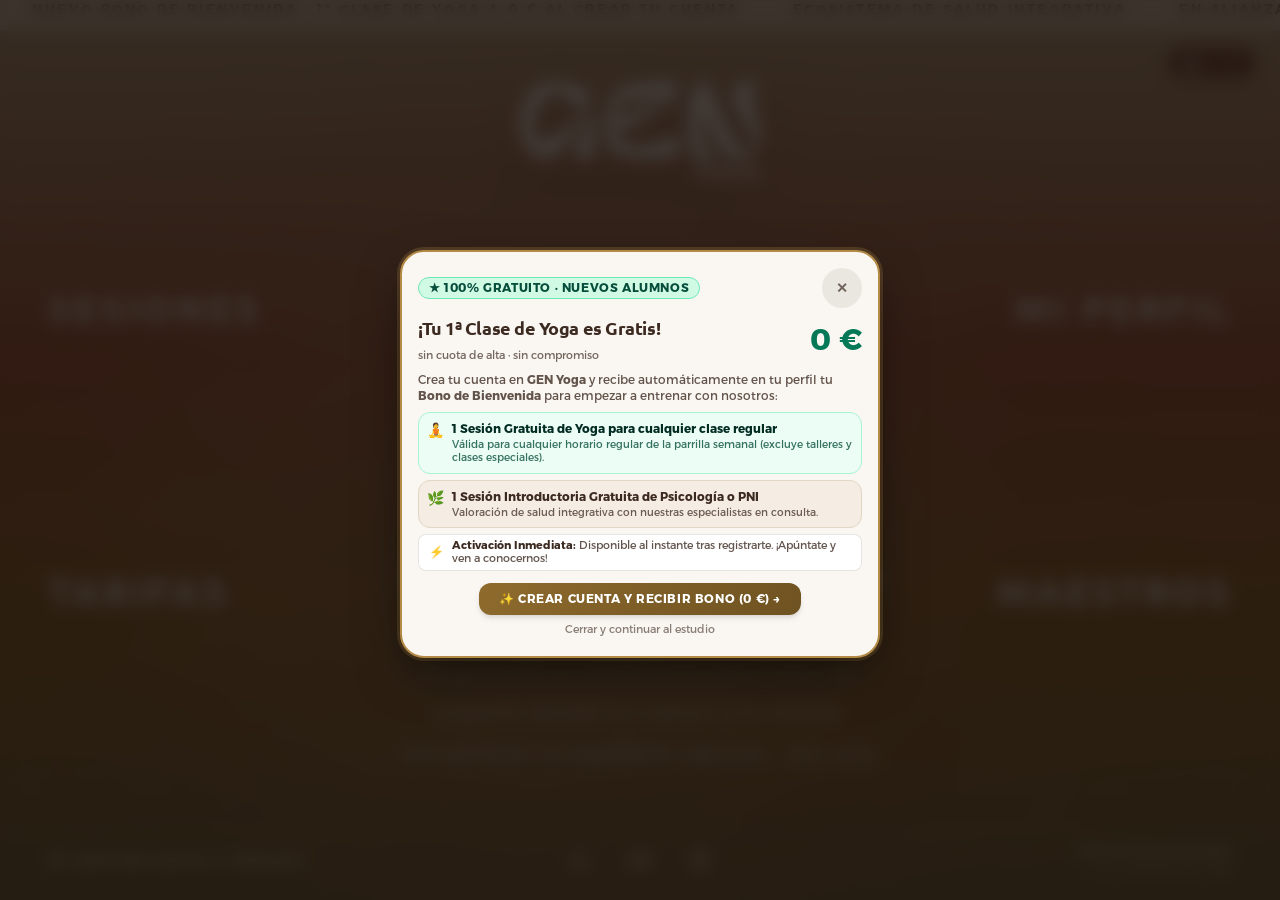
<file: index.html>
<!doctype html>
<html lang="es">

<head>
    <meta charset="UTF-8" />
    <meta name="viewport" content="width=device-width, initial-scale=1.0, viewport-fit=cover" />
    <meta name="application-version" content="15.1" />
    <meta name="description"
        content="GEN Yoga en Albacete: clases de yoga, bienestar integral y consultas guiadas por profesionales." />
    <link rel="icon" type="image/png" sizes="64x64" href="img/favicon-64.png?v=15.1" />
    <link rel="apple-touch-icon" sizes="180x180" href="img/apple-touch-icon.png?v=15.1" />
    <title>GEN Yoga | Studio</title>

    <!-- SEO, tarjetas sociales y sugerencias de rendimiento -->
    <link rel="canonical" href="https://genyoga.studio/" />
    <meta name="theme-color" content="#E1DACA" />
    <meta name="robots" content="index,follow" />
    <meta name="referrer" content="strict-origin-when-cross-origin" />
    <link rel="dns-prefetch" href="https://www.youtube-nocookie.com" />
    <meta property="og:type" content="website" />
    <meta property="og:site_name" content="GEN Yoga" />
    <meta property="og:locale" content="es_ES" />
    <meta property="og:url" content="https://genyoga.studio/" />
    <meta property="og:title" content="GEN Yoga | Studio de yoga y bienestar en Albacete" />
    <meta property="og:description" content="Clases de yoga, bienestar integral y consultas guiadas por profesionales en Albacete." />
    <meta property="og:image" content="https://genyoga.studio/img/clases-para-todos.jpg" />
    <meta name="twitter:card" content="summary_large_image" />
    <meta name="twitter:title" content="GEN Yoga | Studio de yoga y bienestar en Albacete" />
    <meta name="twitter:description" content="Clases de yoga, bienestar integral y consultas guiadas por profesionales en Albacete." />
    <meta name="twitter:image" content="https://genyoga.studio/img/clases-para-todos.jpg" />

    <script src="i18n.js?v=15.1"></script>
    <script src="capacitor-bridge.js?v=15.1" defer></script>
    <link rel="preload" as="image" href="img/logo1.webp" fetchpriority="high" />

    <link rel="stylesheet" href="tailwind-compiled.css?v=15.1" />

    <style>
        @media (max-height: 820px) {
            .hide-on-short {
                display: none !important;
            }
        }

        /* Marquesina superior personalizada según captura de pantalla */
        .custom-marquee-bg {
            background-color: #E1DACA !important;
            border-bottom: 1px solid rgba(118, 108, 80, 0.15) !important;
        }

        .custom-marquee-text {
            color: #766c50 !important;
        }

        .custom-marquee-font {
            font-size: 11px !important;
        }

        @media (min-width: 768px) {
            .custom-marquee-font {
                font-size: 13px !important;
            }
        }

        /* Ajuste del contenido central para alineación vertical perfecta y separación del footer (mínimo 2 cm) */
        #desktop-central-content {
            padding-bottom: 5.5rem !important;
        }

        /* Efecto hover super llamativo para las 4 palabras de navegación lateral */
        .group:hover .nav-link-strike {
            transform: scale(1.45) !important;
        }

        /* Prevenir desbordamiento de las palabras de navegación lateral al escalar hacia los bordes */
        #desktop-left-nav .nav-link-strike {
            transform-origin: left center !important;
        }

        #desktop-right-nav .nav-link-strike {
            transform-origin: right center !important;
        }

        /* Dimensiones estables y proporcionadas para el logotipo */
        #logo-img {
            height: clamp(105px, 15vh, 160px) !important;
            max-height: 170px !important;
            width: auto !important;
        }

        @media (min-width: 768px) {
            #logo-img {
                height: clamp(135px, 19vh, 215px) !important;
                max-height: 230px !important;
            }
        }

        /* Estilos Flash Modal Bienvenida (100% Sólido, Opaco y Responsive) */
        #flash-welcome-modal {
            background-color: rgba(22, 14, 9, 0.82) !important;
            backdrop-filter: blur(8px);
            -webkit-backdrop-filter: blur(8px);
            z-index: 9999 !important;
        }

        #flash-welcome-card {
            background-color: #FAF7F2 !important;
            background: #FAF7F2 !important;
            opacity: 1 !important;
            border: 2px solid #b48a47 !important;
            box-shadow: 0 20px 50px -10px rgba(0, 0, 0, 0.6), 0 0 0 3px rgba(180, 138, 71, 0.25) !important;
            max-width: 480px !important;
            width: 100% !important;
            max-height: min(90vh, 90dvh) !important;
            box-sizing: border-box !important;
            margin: auto !important;
        }

        #flash-welcome-card::-webkit-scrollbar {
            width: 5px;
        }
        #flash-welcome-card::-webkit-scrollbar-track {
            background: transparent;
        }
        #flash-welcome-card::-webkit-scrollbar-thumb {
            background: rgba(180, 138, 71, 0.4);
            border-radius: 9999px;
        }

        .flash-badge-free {
            background-color: #D1FAE5 !important;
            background: #D1FAE5 !important;
            color: #064E3B !important;
            border: 1px solid #6EE7B7 !important;
        }

        .flash-benefit-yoga {
            background-color: #ECFDF5 !important;
            background: #ECFDF5 !important;
            border: 1px solid #A7F3D0 !important;
        }

        .flash-benefit-consultas {
            background-color: #F5EDE3 !important;
            background: #F5EDE3 !important;
            border: 1px solid #E2D5C3 !important;
        }

        .flash-benefit-inmediata {
            background-color: #FFFFFF !important;
            background: #FFFFFF !important;
            border: 1px solid rgba(60, 42, 33, 0.15) !important;
        }
    </style>
</head>

<body
    class="subpixel-antialiased min-h-screen w-screen overflow-x-hidden relative selection:bg-sand selection:text-cocoa font-sans lg:h-screen lg:overflow-hidden">
    <!-- Background Gradient: Inspired by user image (Terracotta, Gold, Olive) -->
    <div class="fixed inset-0 z-0 bg-[linear-gradient(to_bottom,_#C3B89A_0%,_#AB593D_40%,_#8F6B2D_70%,_#6A6540_100%)]">
    </div>

    <!-- Inner Glow/Highlight to mimic the center spotlight effect -->
    <div
        class="fixed inset-0 z-0 bg-[radial-gradient(circle_at_center,rgba(255,255,255,0.15)_0%,transparent_50%)] pointer-events-none">
    </div>

    <!-- Ambient background shapes (ZEN & FRESH) -->
    <div id="parallax-bg"
        class="fixed inset-0 z-0 pointer-events-none overflow-hidden transition-transform duration-1000 ease-out">
        <div class="ambient-shape shape-1"></div>
        <div class="ambient-shape shape-2"></div>
        <div class="ambient-shape shape-3"></div>
        <div class="ambient-shape shape-4"></div>
    </div>

    <!-- Main Content Container: Flex Column for safe stacking -->
    <div
        class="relative z-10 w-full min-h-screen flex flex-col items-center justify-center lg:justify-between pb-2 md:pb-4 overflow-y-auto lg:h-screen lg:overflow-hidden">
        <!-- Marquee Banner Superior con protección Notch Safe-Area -->
        <div
            style="padding-top: max(env(safe-area-inset-top, 0px), 0px);"
            class="flex w-full relative flex-shrink-0 z-60 custom-marquee-bg py-1.5 md:py-2.5 overflow-hidden items-center shadow-sm">
            <div class="animate-marquee whitespace-nowrap flex items-center custom-marquee-text pointer-events-none">
                <span class="custom-marquee-font tracking-[0.2em] font-bold mx-8 uppercase drop-shadow-sm"
                    data-i18n="marquee_text">NUEVO BONO DE BIENVENIDA · 1ª CLASE DE YOGA A 0 € AL CREAR TU CUENTA &nbsp;&nbsp;&nbsp;&nbsp;&nbsp;&nbsp; ECOSISTEMA DE SALUD INTEGRATIVA &nbsp;&nbsp;&nbsp;&nbsp;&nbsp;&nbsp; EN ALIANZA CON FARMACIA Q19 &nbsp;&nbsp;&nbsp;&nbsp;&nbsp;&nbsp; ALBACETE &nbsp;&nbsp;&nbsp;&nbsp;&nbsp;&nbsp; CENTRO LIDERADO POR PROFESIONALES SANITARIOS &nbsp;&nbsp;&nbsp;&nbsp;&nbsp;&nbsp; 1ª CLASE DE YOGA GRATIS (0 €) EN CUALQUIER HORARIO REGULAR &nbsp;&nbsp;&nbsp;&nbsp;&nbsp;&nbsp; YOGA Y MEDITACIÓN &nbsp;&nbsp;&nbsp;&nbsp;&nbsp;&nbsp; BONOS FLEXIBLES</span>
                <span class="custom-marquee-font tracking-[0.2em] font-bold mx-8 uppercase drop-shadow-sm"
                    data-i18n="marquee_text">NUEVO BONO DE BIENVENIDA · 1ª CLASE DE YOGA A 0 € AL CREAR TU CUENTA &nbsp;&nbsp;&nbsp;&nbsp;&nbsp;&nbsp; ECOSISTEMA DE SALUD INTEGRATIVA &nbsp;&nbsp;&nbsp;&nbsp;&nbsp;&nbsp; EN ALIANZA CON FARMACIA Q19 &nbsp;&nbsp;&nbsp;&nbsp;&nbsp;&nbsp; ALBACETE &nbsp;&nbsp;&nbsp;&nbsp;&nbsp;&nbsp; CENTRO LIDERADO POR PROFESIONALES SANITARIOS &nbsp;&nbsp;&nbsp;&nbsp;&nbsp;&nbsp; 1ª CLASE DE YOGA GRATIS (0 €) EN CUALQUIER HORARIO REGULAR &nbsp;&nbsp;&nbsp;&nbsp;&nbsp;&nbsp; YOGA Y MEDITACIÓN &nbsp;&nbsp;&nbsp;&nbsp;&nbsp;&nbsp; BONOS FLEXIBLES</span>
                <span class="custom-marquee-font tracking-[0.2em] font-bold mx-8 uppercase drop-shadow-sm"
                    data-i18n="marquee_text">NUEVO BONO DE BIENVENIDA · 1ª CLASE DE YOGA A 0 € AL CREAR TU CUENTA &nbsp;&nbsp;&nbsp;&nbsp;&nbsp;&nbsp; ECOSISTEMA DE SALUD INTEGRATIVA &nbsp;&nbsp;&nbsp;&nbsp;&nbsp;&nbsp; EN ALIANZA CON FARMACIA Q19 &nbsp;&nbsp;&nbsp;&nbsp;&nbsp;&nbsp; ALBACETE &nbsp;&nbsp;&nbsp;&nbsp;&nbsp;&nbsp; CENTRO LIDERADO POR PROFESIONALES SANITARIOS &nbsp;&nbsp;&nbsp;&nbsp;&nbsp;&nbsp; 1ª CLASE DE YOGA GRATIS (0 €) EN CUALQUIER HORARIO REGULAR &nbsp;&nbsp;&nbsp;&nbsp;&nbsp;&nbsp; YOGA Y MEDITACIÓN &nbsp;&nbsp;&nbsp;&nbsp;&nbsp;&nbsp; BONOS FLEXIBLES</span>
                <span class="custom-marquee-font tracking-[0.2em] font-bold mx-8 uppercase drop-shadow-sm"
                    data-i18n="marquee_text">NUEVO BONO DE BIENVENIDA · 1ª CLASE DE YOGA A 0 € AL CREAR TU CUENTA &nbsp;&nbsp;&nbsp;&nbsp;&nbsp;&nbsp; ECOSISTEMA DE SALUD INTEGRATIVA &nbsp;&nbsp;&nbsp;&nbsp;&nbsp;&nbsp; EN ALIANZA CON FARMACIA Q19 &nbsp;&nbsp;&nbsp;&nbsp;&nbsp;&nbsp; ALBACETE &nbsp;&nbsp;&nbsp;&nbsp;&nbsp;&nbsp; CENTRO LIDERADO POR PROFESIONALES SANITARIOS &nbsp;&nbsp;&nbsp;&nbsp;&nbsp;&nbsp; 1ª CLASE DE YOGA GRATIS (0 €) EN CUALQUIER HORARIO REGULAR &nbsp;&nbsp;&nbsp;&nbsp;&nbsp;&nbsp; YOGA Y MEDITACIÓN &nbsp;&nbsp;&nbsp;&nbsp;&nbsp;&nbsp; BONOS FLEXIBLES</span>
            </div>
        </div>

        <!-- HEADER / LOGO -->
        <div id="logo-container"
            class="flex flex-col items-center mt-[1vh] z-20 transition-all duration-300 relative flex-shrink-0 select-none group">
            <!-- Logo imagen estática -->
            <img id="logo-img" src="img/logo1.webp" alt="GEN Yoga Logo" fetchpriority="high" decoding="async"
                class="h-[clamp(120px,20vh,250px)] md:h-[clamp(180px,30vh,450px)] mt-[2vh] md:mt-0 w-auto object-contain drop-shadow-2xl brightness-0 invert hover:scale-[1.02] transition duration-300" />
        </div>

        <!-- CENTRAL CONTENT -->
        <div id="desktop-central-content"
            class="hidden lg:flex flex-grow flex-shrink flex flex-col items-center justify-center text-center w-full max-w-[90vw] lg:max-w-[50vw] xl:max-w-[45vw] 2xl:max-w-4xl min-h-0 z-10 px-4 lg:px-8 relative">
            <div id="central-text-content"
                class="transition-all duration-700 ease-in-out flex flex-col items-center justify-center space-y-[1.2vh] mt-[0.5vh] mb-0 animate-fade-in-up w-full">

                <div id="symbols-container" class="my-[0.8vh] animate-float relative">
                    <div id="central-symbols" class="symbol-stack transition-all duration-500 ease-in-out">
                        <img src="img/clases.webp" alt="Clases" />
                        <img src="img/tarifas.webp" alt="Tarifas" />
                        <img src="img/maestros.webp" alt="Maestros" />
                        <img src="img/miperfil.webp" alt="Mi perfil" />
                    </div>

                    <!-- New center hover image container exactly overlapping symbols -->
                    <div id="center-hover-image-container"
                        class="hover-image-container absolute inset-0 flex items-center justify-center pointer-events-none z-20">
                        <img id="img-clases" src="img/clases.webp" loading="lazy" decoding="async"
                            class="absolute w-full h-full object-contain drop-shadow-2xl hidden" alt="" />
                        <img id="img-tarifas" src="img/tarifas.webp" loading="lazy" decoding="async"
                            class="absolute w-full h-full object-contain drop-shadow-2xl hidden" alt="" />
                        <img id="img-maestros" src="img/maestros.webp" loading="lazy" decoding="async"
                            class="absolute w-full h-full object-contain drop-shadow-2xl hidden" alt="" />
                        <img id="img-perfil" src="img/miperfil.webp" loading="lazy" decoding="async"
                            class="absolute w-full h-full object-contain drop-shadow-2xl hidden" alt="" />
                    </div>
                </div>

                <!-- MOVIL: font-medium / ESCRITORIO: font-normal (md:font-normal) -->
                <p class="font-ubuntu text-white font-medium md:font-normal text-[clamp(1.5rem,3.2vh,3.5rem)] tracking-wide drop-shadow-lg"
                    data-i18n="hero_subquote">
                    Tu refugio, tu energía, tu momento
                </p>

                <!-- MOVIL: font-normal / ESCRITORIO: font-light (md:font-light) -->
                <p
                    class="font-ubuntu text-white text-[clamp(1.3rem,2.8vh,2.5rem)] font-normal md:font-light leading-relaxed max-w-5xl mx-auto drop-shadow-md animate-breath mt-[0.5vh]">
                    <span class="hide-on-short" data-i18n="hero_quote">En GEN Yoga fusionamos movimiento, respiración y consciencia para crear
                        un espacio donde tu cuerpo y tu mente encuentren su equilibrio natural...</span>
                    <button type="button" onclick="openModal('historia')" aria-haspopup="dialog"
                        aria-controls="modal-historia"
                        class="history-modal-trigger inline-block text-inherit font-inherit underline decoration-white/50 hover:decoration-white transition-all opacity-80 hover:opacity-100 translate-y-[-0.05em] ml-1"
                        data-i18n="hero_btn_more">
                        Ver más
                    </button>
                </p>

            </div>
        </div>
        <!-- close central-text-content -->

        <!-- ============================================ -->
        <!-- MOVIL: NAVEGACIÓN (solo visible en < lg)     -->
        <!-- Usa clase "lg:hidden" = se oculta en escritorio -->
        <!-- ============================================ -->
        <div class="lg:hidden w-full flex items-center justify-center px-4 mt-6 z-30 mb-6 flex-shrink-0">
            <div class="flex flex-col gap-3 w-full max-w-[320px]">
                <!-- BOTÓN DESTACADO MI PERFIL (Móvil) -->
                <button onclick="handleNavClick(this, 'profile.html')"
                    class="btn-nav-mobile group relative overflow-hidden rounded-2xl bg-white/35 border-2 border-white p-4 shadow-xl shadow-black/15 transition-all active:scale-95 ring-2 ring-white/30">
                    <span class="relative z-10 flex items-center justify-center font-ubuntu !text-white font-extrabold tracking-widest text-2xl drop-shadow-md" data-i18n="nav_perfil">
                        MI PERFIL
                    </span>
                </button>

                <button onclick="handleNavClick(this, 'clases.html')"
                    class="btn-nav-mobile group relative overflow-hidden rounded-xl bg-white/20 border border-white/40 p-3.5 shadow-lg shadow-black/10 transition-all active:scale-95">
                    <span
                        class="relative z-10 flex items-center justify-center font-ubuntu !text-white font-medium tracking-widest text-lg drop-shadow-md"
                        data-i18n="nav_clases">
                        CLASES
                    </span>
                </button>
                <button onclick="handleNavClick(this, 'tarifas.html')"
                    class="btn-nav-mobile group relative overflow-hidden rounded-xl bg-white/20 border border-white/40 p-3.5 shadow-lg shadow-black/10 transition-all active:scale-95">
                    <span
                        class="relative z-10 flex items-center justify-center font-ubuntu !text-white font-medium tracking-widest text-lg drop-shadow-md"
                        data-i18n="nav_tarifas">
                        TARIFAS
                    </span>
                </button>
                <button onclick="handleNavClick(this, 'maestros.html')"
                    class="btn-nav-mobile group relative overflow-hidden rounded-xl bg-white/20 border border-white/40 p-3.5 shadow-lg shadow-black/10 transition-all active:scale-95">
                    <span
                        class="relative z-10 flex items-center justify-center font-ubuntu !text-white font-medium tracking-widest text-lg drop-shadow-md"
                        data-i18n="nav_maestros">
                        MAESTROS
                    </span>
                </button>
                <button type="button" onclick="openModal('historia')" aria-haspopup="dialog"
                    aria-controls="modal-historia"
                    class="history-modal-trigger mt-0.5 py-2 text-white/90 hover:text-white underline decoration-white/50 hover:decoration-white font-ubuntu text-sm uppercase tracking-[0.18em] transition"
                    data-i18n="hero_btn_more">
                    Ver más
                </button>
            </div>
        </div>

        <!-- MOVIL: Footer específico para pantallas pequeñas (< lg) -->
        <div class="lg:hidden w-full flex flex-col items-center justify-center gap-4 py-6 px-4 z-20 text-white font-normal text-xs tracking-wider border-t border-white/20 mt-auto">
            <div class="flex flex-col items-center gap-3 text-center">
                <a href="https://www.google.com/maps/place/GEN+Yoga/@38.9949298,-1.8671035,511m/data=!3m2!1e3!4b1!4m6!3m5!1s0xd665fc18e428caf:0x9efcbd7f5fdb3e1e!8m2!3d38.9949257!4d-1.8645286!16s%2Fg%2F11zd4y51p2?entry=ttu&g_ep=EgoyMDI2MDgwNC4wIKXMDSoASAFQAw%3D%3D"
                    target="_blank" rel="noopener noreferrer" class="hover:underline flex items-center gap-1.5"
                    data-i18n="footer_address">
                    <svg class="w-4 h-4" viewBox="0 0 24 24" fill="none" stroke="currentColor" stroke-width="2"
                        stroke-linecap="round" stroke-linejoin="round" aria-hidden="true">
                        <path d="M20 10c0 5-8 12-8 12S4 15 4 10a8 8 0 1 1 16 0Z"></path>
                        <circle cx="12" cy="10" r="3"></circle>
                    </svg>
                    Calle San Carlos 2, Albacete · En alianza con Farmacia Q19
                </a>
                <div class="flex items-center gap-6">
                    <a href="https://wa.me/34624435679" target="_blank" rel="noopener noreferrer"
                        class="hover:underline flex items-center gap-1.5"
                        title="WhatsApp / Teléfono: +34 624 435 679" aria-label="WhatsApp (+34 624 435 679)">
                        <svg class="w-5 h-5 text-current" viewBox="0 0 24 24" fill="currentColor">
                            <path d="M12.04 2c-5.46 0-9.45 4.45-9.45 9.45 0 1.75.46 3.45 1.32 4.95L2.05 22l5.25-1.38c1.45.79 3.08 1.21 4.74 1.21 5.46 0 9.45-4.45 9.45-9.45 0-2.65-1.03-5.14-2.9-7.01A9.45 9.45 0 0 0 12.04 2m.01 1.67c2.2 0 4.26.86 5.82 2.42a8.225 8.225 0 0 1 2.41 5.83c0 4.54-3.7 8.24-8.24 8.24-1.48 0-2.93-.4-4.2-1.15l-.3-.18-3.12.82.83-3.04-.2-.31a8.196 8.196 0 0 1-1.26-4.38c0-4.54 3.7-8.24 8.24-8.24m4.52 11.66c-.25-.13-1.47-.72-1.7-.81-.23-.08-.39-.13-.56.13-.17.25-.64.81-.79.45-.14.17-.29.45-.54.06-.25-.13-1.06-.39-2.03-1.25-.75-.67-1.26-1.5-1.41-1.75-.14-.25-.02-.39.45-.51.11-.11.25-.29.45-.43.13-.15.17-.25.25-.42.08-.17.04-.31-.02-.44-.06-.13-.56-1.35-.77-1.85-.2-.49-.41-.42-.56-.43h-.48c-.17 0-.44.06-.67.31-.23.25-.88.86-.88 2.1 0 1.23.9 2.43 1.03 2.6.13.17 1.77 2.7 4.29 3.79.45.26 1.07.41 1.44.53.6.19 1.15.16 1.58.1.48-.07 1.47-.6 1.68-1.18.21-.58.21-1.07.15-1.18-.07-.12-.23-.19-.48-.31"/>
                        </svg>
                        <span>+34 624 435 679</span>
                    </a>
                    <a href="mailto:hola@genyoga.studio" class="hover:underline flex items-center gap-1.5">
                        <svg class="w-5 h-5" viewBox="0 0 24 24" fill="none" stroke="currentColor" stroke-width="2"
                            stroke-linecap="round" stroke-linejoin="round" aria-hidden="true">
                            <rect width="20" height="16" x="2" y="4" rx="2"></rect>
                            <path d="m22 7-8.97 5.7a1.94 1.94 0 0 1-2.06 0L2 7"></path>
                        </svg>
                        hola@genyoga.studio
                    </a>
                    <a href="https://www.instagram.com/genyoga.studio" target="_blank" rel="noopener noreferrer"
                        aria-label="Instagram"
                        class="text-white hover:text-sand transition-colors duration-300 transform hover:scale-110 flex items-center p-2">
                        <svg xmlns="http://www.w3.org/2000/svg" class="w-7 h-7" viewBox="0 0 24 24" fill="none"
                            stroke="currentColor" stroke-width="2" stroke-linecap="round" stroke-linejoin="round">
                            <rect width="20" height="20" x="2" y="2" rx="5" ry="5"></rect>
                            <path d="M16 11.37A4 4 0 1 1 12.63 8 4 4 0 0 1 16 11.37z"></path>
                            <line x1="17.5" x2="17.51" y1="6.5" y2="6.5"></line>
                        </svg>
                    </a>
                </div>
                <div class="flex flex-col items-center gap-1 pt-1">
                    <a href="politica-privacidad.html" class="hover:underline" data-i18n="footer_privacy">
                        Política de privacidad
                    </a>
                    <span class="opacity-60 text-[10px]">v15.1 | @2026 Gen Yoga</span>
                </div>
            </div>
        </div>

        <!-- ============================================ -->
        <!-- ESCRITORIO: NAVEGACIÓN (solo visible en >= lg) -->
        <!-- Usa clase "hidden lg:flex" = se oculta en MOVIL -->
        <!-- ============================================ -->
        <div id="desktop-left-nav"
            class="hidden lg:flex flex-col items-center gap-[25vh] absolute left-12 top-1/2 -translate-y-1/2 z-30">
            <button onclick="handleNavClick(this, 'clases.html')" onmouseenter="showHoverImage('left', 'clases')"
                onmouseleave="hideHoverImage('left')" class="group text-left w-full">
                <span
                    class="font-ubuntu nav-link-strike text-[clamp(1.5rem,2.5vw,3.5rem)] xl:text-[clamp(2rem,3vw,4.5rem)] font-bold tracking-widest text-white drop-shadow-lg"
                    data-i18n="nav_clases">CLASES</span>
            </button>

            <button onclick="handleNavClick(this, 'tarifas.html')" onmouseenter="showHoverImage('left', 'tarifas')"
                onmouseleave="hideHoverImage('left')" class="group text-left w-full">
                <span
                    class="font-ubuntu nav-link-strike text-[clamp(1.5rem,2.5vw,3.5rem)] xl:text-[clamp(2rem,3vw,4.5rem)] font-bold tracking-widest text-white drop-shadow-lg"
                    data-i18n="nav_tarifas">TARIFAS</span>
            </button>
        </div>

        <!-- ESCRITORIO: Navegación lateral derecha -->
        <div id="desktop-right-nav"
            class="hidden lg:flex flex-col items-center gap-[25vh] absolute right-12 top-1/2 -translate-y-1/2 z-30">
            <button onclick="handleNavClick(this, 'profile.html')" onmouseenter="showHoverImage('right', 'perfil')"
                onmouseleave="hideHoverImage('right')" class="group text-right w-full">
                <span
                    class="font-ubuntu nav-link-strike text-[clamp(1.5rem,2.5vw,3.5rem)] xl:text-[clamp(2rem,3vw,4.5rem)] font-bold tracking-widest text-white drop-shadow-lg"
                    data-i18n="nav_perfil">MI PERFIL</span>
            </button>

            <button onclick="handleNavClick(this, 'maestros.html')" onmouseenter="showHoverImage('right', 'maestros')"
                onmouseleave="hideHoverImage('right')" class="group text-right w-full">
                <span
                    class="font-ubuntu nav-link-strike text-[clamp(1.5rem,2.5vw,3.5rem)] xl:text-[clamp(2rem,3vw,4.5rem)] font-bold tracking-widest text-white drop-shadow-lg"
                    data-i18n="nav_maestros">MAESTROS</span>
            </button>
        </div>

        <!-- FOOTER -->
        <footer class="hidden lg:flex w-full flex-shrink-0 z-10 text-white font-normal bg-transparent">
            <!-- Info Bar -->
            <div
                class="w-full border-t border-white/20 pt-2 pb-1.5 px-6 md:px-12 grid grid-cols-3 items-center gap-3 text-xs md:text-sm font-normal tracking-[0.15em]">
                <div class="flex items-center gap-2 justify-start">
                    <a href="https://www.google.com/maps/place/GEN+Yoga/@38.9949298,-1.8671035,511m/data=!3m2!1e3!4b1!4m6!3m5!1s0xd665fc18e428caf:0x9efcbd7f5fdb3e1e!8m2!3d38.9949257!4d-1.8645286!16s%2Fg%2F11zd4y51p2?entry=ttu&g_ep=EgoyMDI2MDgwNC4wIKXMDSoASAFQAw%3D%3D" target="_blank"
                        rel="noopener noreferrer"
                        class="hover:text-sand flex items-center gap-2 text-xs md:text-sm font-normal tracking-[0.1em] transition-colors">
                        <svg class="w-4 h-4 flex-shrink-0" viewBox="0 0 24 24" fill="none" stroke="currentColor"
                            stroke-width="2" stroke-linecap="round" stroke-linejoin="round" aria-hidden="true">
                            <path d="M20 10c0 5-8 12-8 12S4 15 4 10a8 8 0 1 1 16 0Z"></path>
                            <circle cx="12" cy="10" r="3"></circle>
                        </svg>
                        <span data-i18n="footer_address">Calle San Carlos 2, Albacete · En alianza con Farmacia Q19</span>
                    </a>
                </div>

                <div class="flex items-center gap-6 justify-center text-white">
                    <a href="https://wa.me/34624435679" target="_blank" rel="noopener noreferrer"
                        class="hover:text-sand transition-colors duration-300 transform hover:scale-110 flex items-center p-2"
                        aria-label="WhatsApp (+34 624 435 679)" title="WhatsApp / Teléfono: +34 624 435 679">
                        <svg xmlns="http://www.w3.org/2000/svg" class="w-5 h-5 text-current" viewBox="0 0 24 24" fill="currentColor">
                            <path d="M12.04 2c-5.46 0-9.45 4.45-9.45 9.45 0 1.75.46 3.45 1.32 4.95L2.05 22l5.25-1.38c1.45.79 3.08 1.21 4.74 1.21 5.46 0 9.45-4.45 9.45-9.45 0-2.65-1.03-5.14-2.9-7.01A9.45 9.45 0 0 0 12.04 2m.01 1.67c2.2 0 4.26.86 5.82 2.42a8.225 8.225 0 0 1 2.41 5.83c0 4.54-3.7 8.24-8.24 8.24-1.48 0-2.93-.4-4.2-1.15l-.3-.18-3.12.82.83-3.04-.2-.31a8.196 8.196 0 0 1-1.26-4.38c0-4.54 3.7-8.24 8.24-8.24m4.52 11.66c-.25-.13-1.47-.72-1.7-.81-.23-.08-.39-.13-.56.13-.17.25-.64.81-.79.45-.14.17-.29.45-.54.06-.25-.13-1.06-.39-2.03-1.25-.75-.67-1.26-1.5-1.41-1.75-.14-.25-.02-.39.45-.51.11-.11.25-.29.45-.43.13-.15.17-.25.25-.42.08-.17.04-.31-.02-.44-.06-.13-.56-1.35-.77-1.85-.2-.49-.41-.42-.56-.43h-.48c-.17 0-.44.06-.67.31-.23.25-.88.86-.88 2.1 0 1.23.9 2.43 1.03 2.6.13.17 1.77 2.7 4.29 3.79.45.26 1.07.41 1.44.53.6.19 1.15.16 1.58.1.48-.07 1.47-.6 1.68-1.18.21-.58.21-1.07.15-1.18-.07-.12-.23-.19-.48-.31"/>
                        </svg>
                    </a>
                    <a href="mailto:hola@genyoga.studio" class="hover:text-sand transition flex items-center p-2"
                        aria-label="Email">
                        <svg class="w-5 h-5" viewBox="0 0 24 24" fill="none" stroke="currentColor" stroke-width="2"
                            stroke-linecap="round" stroke-linejoin="round" aria-hidden="true">
                            <rect width="20" height="16" x="2" y="4" rx="2"></rect>
                            <path d="m22 7-8.97 5.7a1.94 1.94 0 0 1-2.06 0L2 7"></path>
                        </svg>
                    </a>
                    <a href="https://www.instagram.com/genyoga.studio" target="_blank" rel="noopener noreferrer"
                        aria-label="Instagram"
                        class="hover:text-sand transition-colors duration-300 transform hover:scale-110 flex items-center p-2">
                        <svg xmlns="http://www.w3.org/2000/svg" class="w-5 h-5" viewBox="0 0 24 24" fill="none"
                            stroke="currentColor" stroke-width="2" stroke-linecap="round" stroke-linejoin="round">
                            <rect width="20" height="20" x="2" y="2" rx="5" ry="5"></rect>
                            <path d="M16 11.37A4 4 0 1 1 12.63 8 4 4 0 0 1 16 11.37z"></path>
                            <line x1="17.5" x2="17.51" y1="6.5" y2="6.5"></line>
                        </svg>
                    </a>
                </div>

                <div class="flex flex-col items-end text-right text-xs gap-0.5 tracking-[0.1em] font-normal text-white">
                    <a href="politica-privacidad.html"
                        class="hover:text-sand transition underline decoration-transparent hover:decoration-sand"
                        data-i18n="footer_privacy">Política de privacidad</a>
                    <span class="opacity-60 text-[10px]">v15.1 | @2026 Gen Yoga</span>
                </div>
            </div>
        </footer>
    </div>

    <!-- UNIVERSAL MODAL SYSTEM -->
    <div id="modal-overlay"
        class="fixed inset-0 bg-black/85 backdrop-blur-xl z-[90] hidden opacity-0 transition-opacity duration-300 overflow-y-auto overflow-x-hidden p-3 sm:p-6 md:p-10">
        
        <!-- MOVIL & ESCRITORIO: Botón cerrar flotante con alta visibilidad y protección Notch -->
        <button type="button" aria-label="Cerrar" onclick="closeModal()"
            style="top: max(calc(var(--gy-notch-shield-height, 0px) + 12px), 24px); right: max(calc(env(safe-area-inset-right, 0px) + 12px), 16px);"
            class="fixed z-[110] text-white hover:text-sand transition-all flex items-center justify-center gap-2 group bg-black/80 hover:bg-black backdrop-blur-md border border-white/40 rounded-full p-3 shadow-2xl hover:scale-105 active:scale-95 min-w-[48px] min-h-[48px]">
            <span
                class="hidden md:block text-xs uppercase tracking-widest opacity-0 group-hover:opacity-100 transition px-1 font-bold">Cerrar</span>
            <svg class="w-6 h-6" viewBox="0 0 24 24" fill="none" stroke="currentColor" stroke-width="2.5"
                stroke-linecap="round" aria-hidden="true">
                <path d="M18 6 6 18"></path>
                <path d="m6 6 12 12"></path>
            </svg>
        </button>

        <div class="w-full max-w-5xl mx-auto flex flex-col items-center">
            
            <!-- TOPBAR: Volver & Cerrar (Fija arriba en el inicio del contenido, sin bloquear la vista al hacer scroll) -->
            <div class="relative z-10 w-full flex items-center justify-between py-2 sm:py-3 mb-3 sm:mb-4 bg-black/50 backdrop-blur-md rounded-2xl px-3 sm:px-5 border border-white/15 shadow-lg">
                <button type="button" onclick="closeModal()"
                    class="flex items-center gap-2 text-white/90 hover:text-white bg-white/10 hover:bg-white/20 border border-white/20 px-3.5 py-1.5 rounded-full text-xs font-bold uppercase tracking-wider transition-all hover:scale-105 active:scale-95 shadow-md">
                    <svg class="w-4 h-4" fill="none" stroke="currentColor" stroke-width="2.5" viewBox="0 0 24 24" aria-hidden="true">
                        <path stroke-linecap="round" stroke-linejoin="round" d="M10.5 19.45 3 12m0 0 7.5-7.5M3 12h18"></path>
                    </svg>
                    <span>Volver al inicio</span>
                </button>
                <span class="text-white/80 font-bold text-xs uppercase tracking-[0.2em] hidden sm:inline-block">GEN YOGA · PRESENTACIÓN</span>
                <button type="button" onclick="closeModal()"
                    class="w-8 h-8 rounded-full bg-white/10 hover:bg-white/20 text-white flex items-center justify-center border border-white/20 transition-all hover:scale-105 active:scale-95 shadow-md">
                    <svg class="w-4 h-4" viewBox="0 0 24 24" fill="none" stroke="currentColor" stroke-width="2.5" stroke-linecap="round" aria-hidden="true">
                        <path d="M18 6 6 18"></path>
                        <path d="m6 6 12 12"></path>
                    </svg>
                </button>
            </div>

            <!-- Content Card -->
            <div id="modal-historia" role="dialog" aria-modal="true" aria-labelledby="modal-historia-title"
                class="modal-content hidden w-full rounded-2xl md:rounded-3xl p-5 sm:p-8 md:p-12 text-white bg-[linear-gradient(to_bottom,_#8F6B2D_0%,_#795244_35%,_#52372d_70%,_#38241d_100%)] shadow-2xl border border-white/20 mb-8">
                
                <h2 id="modal-historia-title" class="sr-only" data-i18n="modal_history_title">GEN YOGA</h2>
                
                <!-- Video principal de YouTube enmarcado -->
                <div class="relative w-full overflow-hidden rounded-xl md:rounded-2xl bg-black shadow-2xl mb-8 md:mb-12 border-2 border-white/25"
                    style="aspect-ratio: 16 / 9;">
                    <iframe id="history-video" class="absolute inset-0 h-full w-full"
                        src="about:blank"
                        data-src="https://www.youtube-nocookie.com/embed/2C_eBw8H-Vk?playsinline=1&enablejsapi=1&origin=https://genyoga.studio"
                        title="Vídeo de presentación de GEN Yoga" loading="lazy"
                        allow="accelerometer; clipboard-write; encrypted-media; gyroscope; picture-in-picture; web-share"
                        allowfullscreen></iframe>
                </div>

                <!-- Información detallada del estudio -->
                <div class="space-y-10 text-white/95 text-[clamp(1rem,2vh,1.25rem)] leading-relaxed font-light drop-shadow-sm bg-black/25 p-6 md:p-10 lg:p-12 rounded-2xl md:rounded-3xl border border-white/15 backdrop-blur-md">
                    <section class="space-y-4">
                        <span class="text-xs uppercase tracking-[0.25em] font-extrabold text-[#e1daca] block">Conoce nuestro centro</span>
                        <h3 class="text-2xl md:text-4xl font-serif font-black text-white mb-3" data-i18n="modal_history_sec1_title">
                            Historia de la marca
                        </h3>
                        <p data-i18n="modal_history_sec1_p1">
                            Estudio GEN Yoga es un espacio de bienestar individual y colectivo, nacido del compromiso con la salud física, mental y emocional desde el autoconocimiento y la capacitación como estrategia preventiva y sostenible.
                        </p>
                        <ul class="list-disc pl-5 md:pl-8 space-y-3 opacity-90 my-4">
                            <li data-i18n="modal_history_sec1_bullet1">
                                <strong>GEN</strong> tiene diversas connotaciones, una de ellas con el fundamento biológico de la salud. En ese sentido, estudio GEN Yoga es el primer centro de bienestar integrativo de Castilla-La Mancha liderado por una farmacéutica, Ana Isabel Meroño, instructora de yoga y especializada en nutrición, calidad del sueño, así como disciplinas orientales del bienestar. Desde tus GENes hasta tus emociones.
                            </li>
                            <li data-i18n="modal_history_sec1_bullet2">
                                Ana también gestiona la Farmacia Q19, a solo unos pasos del Estudio GEN Yoga, por lo cual ambos espacios contribuyen a la idea del ecosistema de la salud, tanto preventiva (GEN Yoga) como farmacológica (Q19), desde el rigor profesional y la atención adaptada a cada cliente.
                            </li>
                        </ul>
                        <p data-i18n="modal_history_sec1_p2">
                            Estas sinergias no solo contribuyen al bienestar individual, sino al comunitario, haciendo del barrio y su entorno un lugar con más oportunidades y mejores servicios para tu salud.
                        </p>
                        <p data-i18n="modal_history_sec1_p3">
                            Creemos que la medicina convencional es imprescindible, pero no suficiente por sí sola, y por eso creamos un espacio donde las personas puedan escucharse, cuidarse y acompañarse de manera consciente y activa. Un proceso de presencialidad del bienestar en tiempo y espacios.
                        </p>
                        <p data-i18n="modal_history_sec1_p4">
                            Estudio GEN Yoga surge como una referencia que amplía la concepción del bienestar, tanto por sus servicios de yoga, como por sus profesionales (médicos, farmacéuticos, psicólogos, fisioterapeutas, nutricionistas), conectando GENeraciones. Para ello fomentamos la reGENeración personal y colectiva, esto es, la salud física, mental y emocional, promoviendo tu bienestar integral a través de la experiencia corporal, la atención consciente y los vínculos humanos.
                        </p>
                    </section>

                    <div class="grid grid-cols-1 md:grid-cols-2 gap-6 pt-4 border-t border-white/20">
                        <section class="space-y-3 bg-white/5 p-6 rounded-2xl border border-white/10">
                            <h3 class="text-2xl md:text-3xl font-serif font-black text-white mb-2" data-i18n="modal_history_mision_title">
                                Misión
                            </h3>
                            <p data-i18n="modal_history_mision_p1">
                                Acompañar a las personas a lograr su bienestar integral a través de prácticas físicas y espirituales, desde el yoga, y mediante asanas, respiración consciente, música, meditación y diálogo en un espacio profesional, humano y accesible.
                            </p>
                            <p data-i18n="modal_history_mision_p2">
                                Lograr una atención personalizada, multidisciplinar y continuada, ampliando tus horizontes de salud preventiva y conectando contigo, tu grupo, tu barrio, tu ciudad, tu tierra.
                            </p>
                        </section>

                        <section class="space-y-3 bg-white/5 p-6 rounded-2xl border border-white/10">
                            <h3 class="text-2xl md:text-3xl font-serif font-black text-white mb-2" data-i18n="modal_history_vision_title">
                                Visión
                            </h3>
                            <p data-i18n="modal_history_vision_p1">
                                Ser un espacio inclusivo e interGENeracional que inspire confianza y GENere bienestar, otorgando para ello herramientas de autocuidado, capacitando al cliente para superar sus limitaciones, y conectando GENeraciones y saberes.
                            </p>
                            <p data-i18n="modal_history_vision_p2">
                                Estudio GEN Yoga aspira a ofrecer una atención plena al usuario – al prójimo, en sinergia con Farmacia Q19, para contribuir a la reGENeración personal y colectiva de quienes lo forman, sus clientes, sus profesionales, su dirección, haciendo de Albacete una comunidad activa y atractiva, comprometida con la salud integral.
                            </p>
                        </section>
                    </div>

                    <section class="space-y-4 pt-4 border-t border-white/20">
                        <h3 class="text-2xl md:text-3xl font-serif font-black text-white mb-3" data-i18n="modal_history_value_title">
                            Propuesta de Valor
                        </h3>
                        <div class="grid grid-cols-1 md:grid-cols-3 gap-4">
                            <div class="bg-white/5 p-5 rounded-2xl border border-white/10 flex flex-col justify-between">
                                <div>
                                    <span class="font-bold text-white tracking-wide uppercase text-sm block mb-2" data-i18n="modal_history_value_bullet1_title">• Prevención e Integración:</span>
                                    <span class="text-sm opacity-90 leading-relaxed block" data-i18n="modal_history_value_bullet1_desc">combina yoga y prácticas conscientes, físicas y espirituales, con un enfoque riguroso, desde la ética clínica y la evidencia farmacológica, por ejemplo, la Respiración SOMA o el yoga terapéutico, promoviendo salud real y responsable.</span>
                                </div>
                                <div class="mt-3 pt-3 border-t border-white/10 text-xs opacity-80" data-i18n="modal_history_value_bullet1_sub">
                                    Para ello, atiende las comorbilidades que causan malestar, dolor o enfermedad, como la alimentación, el estado físico y mental, y la gestión emocional.
                                </div>
                            </div>
                            <div class="bg-white/5 p-5 rounded-2xl border border-white/10 flex flex-col justify-between">
                                <div>
                                    <span class="font-bold text-white tracking-wide uppercase text-sm block mb-2" data-i18n="modal_history_value_bullet2_title">• Acompañamiento Personalizado:</span>
                                    <span class="text-sm opacity-90 leading-relaxed block" data-i18n="modal_history_value_bullet2_desc">Brinda confianza, seguridad y respeto mediante procesos individuales y continuados para cada persona.</span>
                                </div>
                                <div class="mt-3 pt-3 border-t border-white/10 text-xs opacity-80" data-i18n="modal_history_value_bullet2_sub">
                                    Para ello, pone a disposición del cliente diversas opciones y diversos profesionales que complementan los servicios del ciclo de vida en bienestar.
                                </div>
                            </div>
                            <div class="bg-white/5 p-5 rounded-2xl border border-white/10 flex flex-col justify-between">
                                <div>
                                    <span class="font-bold text-white tracking-wide uppercase text-sm block mb-2" data-i18n="modal_history_value_bullet3_title">• Comunidad y Continuidad:</span>
                                    <span class="text-sm opacity-90 leading-relaxed block" data-i18n="modal_history_value_bullet3_desc">Fortalece el vínculo entre estudio, farmacia y comunidad, GENerando bienestar, seguimiento y sentido de pertenencia.</span>
                                </div>
                                <div class="mt-3 pt-3 border-t border-white/10 text-xs opacity-80" data-i18n="modal_history_value_bullet3_sub">
                                    Para ello, ofrece recursos digitales, como una aplicación móvil única, y presenciales, como la atención en GEN Yoga y Farmacia Q19, ambas en una misma calle, mismo barrio, misma ciudad, donde converGEN perfiles y saberes GENeracionales diversos.
                                </div>
                            </div>
                        </div>
                    </section>

                    <!-- Bottom Return & CTA Footer -->
                    <div class="pt-8 border-t border-white/20 flex flex-col sm:flex-row items-center justify-between gap-4">
                        <button onclick="closeModal()" type="button"
                            class="w-full sm:w-auto px-8 py-3.5 rounded-full bg-white text-[#795244] font-extrabold text-xs md:text-sm uppercase tracking-widest hover:bg-[#f8f6f2] hover:scale-105 active:scale-95 transition-all shadow-xl text-center">
                            ← Volver al inicio
                        </button>
                        <a href="clases.html"
                            class="w-full sm:w-auto px-8 py-3.5 rounded-full bg-[#795244] text-white border-2 border-white font-extrabold text-xs md:text-sm uppercase tracking-widest hover:bg-white hover:text-[#795244] hover:scale-105 active:scale-95 transition-all shadow-xl text-center">
                            Ver nuestras sesiones →
                        </a>
                    </div>
                </div>
            </div>
        </div>
    </div>

    <!-- ======================================================== -->
    <!-- FLASH MODAL BIENVENIDA: 1ª CLASE DE YOGA GRATIS (0 €)   -->
    <!-- ======================================================== -->
    <div id="flash-welcome-modal" role="dialog" aria-modal="true" aria-labelledby="flash-welcome-title"
        class="fixed inset-0 flex items-center justify-center p-3 sm:p-4 opacity-0 pointer-events-none transition-all duration-300 overflow-y-auto"
        style="background-color: rgba(22, 14, 9, 0.82) !important; backdrop-filter: blur(8px); -webkit-backdrop-filter: blur(8px); z-index: 9999 !important; padding-top: max(calc(var(--gy-notch-shield-height, 0px) + 12px), 1.5rem) !important;">
        
        <div id="flash-welcome-card"
            class="rounded-2xl sm:rounded-3xl p-3.5 sm:p-4 max-w-[420px] w-full m-auto max-h-[92dvh] overflow-y-auto relative text-left text-[#3c2a21] transform scale-95 transition-all duration-300"
            style="background-color: #FAF7F2 !important; background: #FAF7F2 !important; border: 2px solid #b48a47 !important; box-shadow: 0 20px 50px -10px rgba(0, 0, 0, 0.6), 0 0 0 3px rgba(180, 138, 71, 0.25) !important; opacity: 1 !important;">
            
            <!-- Cabecera: Badge Superior y Botón Cerrar -->
            <div class="flex items-center justify-between gap-2 mb-1.5">
                <span class="flash-badge-free inline-flex items-center gap-1 text-[10px] sm:text-xs font-black uppercase tracking-wider px-2.5 py-0.5 rounded-full shadow-xs"
                    style="background-color: #D1FAE5 !important; color: #064E3B !important; border: 1px solid #6EE7B7 !important;">
                    ★ 100% Gratuito · Nuevos Alumnos
                </span>
                <button type="button" onclick="cerrarFlashWelcomeModal()"
                    aria-label="Cerrar aviso promocional"
                    class="w-10 h-10 rounded-full flex items-center justify-center transition cursor-pointer text-sm font-bold text-[#3c2a21]/70 hover:text-[#3c2a21]"
                    style="background-color: rgba(60, 42, 33, 0.08) !important;">
                    ✕
                </button>
            </div>

            <!-- Título y Precio alineados de forma compacta -->
            <div class="flex items-center justify-between gap-2 mb-1.5">
                <div>
                    <h2 id="flash-welcome-title" class="text-base sm:text-lg font-serif font-black text-[#3c2a21] tracking-tight leading-tight">
                        ¡Tu 1ª Clase de Yoga es Gratis!
                    </h2>
                    <span class="text-[10.5px] sm:text-[11px] text-[#3c2a21]/70 font-medium">sin cuota de alta · sin compromiso</span>
                </div>
                <div class="text-right shrink-0">
                    <span class="text-2xl sm:text-3xl font-black leading-none" style="color: #047857 !important;">0 €</span>
                </div>
            </div>

            <p class="text-[11px] sm:text-xs text-[#3c2a21]/80 leading-snug mb-2">
                Crea tu cuenta en <strong>GEN Yoga</strong> y recibe automáticamente en tu perfil tu <strong>Bono de Bienvenida</strong> para empezar a entrenar con nosotros:
            </p>

            <!-- Ventajas Incluidas -->
            <div class="space-y-1.5 mb-2.5 text-xs text-[#3c2a21]">
                <div class="flash-benefit-yoga flex items-start gap-2 p-2 rounded-xl"
                    style="background-color: #ECFDF5 !important; border: 1px solid #A7F3D0 !important;">
                    <span class="text-emerald-700 font-bold text-sm leading-none mt-0.5">🧘</span>
                    <div class="min-w-0">
                        <strong class="text-emerald-950 font-bold block text-xs leading-tight">1 Sesión Gratuita de Yoga para cualquier clase regular</strong>
                        <span class="text-[10px] sm:text-[10.5px] text-emerald-900/80 leading-tight block mt-0.5">
                            Válida para cualquier horario regular de la parrilla semanal (excluye talleres y clases especiales).
                        </span>
                    </div>
                </div>

                <div class="flash-benefit-consultas flex items-start gap-2 p-2 rounded-xl"
                    style="background-color: #F5EDE3 !important; border: 1px solid #E2D5C3 !important;">
                    <span class="text-[#8f6b2d] font-bold text-sm leading-none mt-0.5">🌿</span>
                    <div class="min-w-0">
                        <strong class="text-[#3c2a21] font-bold block text-xs leading-tight">1 Sesión Introductoria Gratuita de Psicología o PNI</strong>
                        <span class="text-[10px] sm:text-[10.5px] text-[#3c2a21]/75 leading-tight block mt-0.5">
                            Valoración de salud integrativa con nuestras especialistas en consulta.
                        </span>
                    </div>
                </div>

                <div class="flash-benefit-inmediata flex items-center gap-2 px-2.5 py-1 rounded-lg"
                    style="background-color: #FFFFFF !important; border: 1px solid rgba(60, 42, 33, 0.12) !important;">
                    <span class="text-amber-600 font-bold text-xs leading-none">⚡</span>
                    <span class="text-[10.5px] sm:text-[11px] text-[#3c2a21]/80 font-medium leading-tight">
                        <strong class="text-[#3c2a21]">Activación Inmediata:</strong> Disponible al instante tras registrarte. ¡Apúntate y ven a conocernos!
                    </span>
                </div>
            </div>

            <!-- Botones de Acción: Más compactos y centrados -->
            <div class="text-center pt-0.5">
                <a href="profile.html?action=register&prompt=register&promo=bienvenida"
                    class="inline-flex items-center justify-center gap-1.5 px-4 py-2 sm:px-5 sm:py-2 text-center text-white font-bold text-[11px] sm:text-xs uppercase tracking-wider rounded-xl shadow-md hover:shadow-lg transition transform hover:scale-[1.02] active:scale-98 cursor-pointer"
                    style="background: linear-gradient(135deg, #8f6b2d 0%, #6e5221 100%) !important;">
                    <span>✨ Crear Cuenta y Recibir Bono (0 €) &rarr;</span>
                </a>
                <button type="button" onclick="cerrarFlashWelcomeModal()"
                    class="block w-full text-center text-[10.5px] sm:text-[11px] text-[#3c2a21]/60 hover:text-[#3c2a21] font-medium transition mt-1 py-0.5 cursor-pointer">
                    Cerrar y continuar al estudio
                </button>
            </div>
        </div>
    </div>

    <!-- Scripts -->
    <script>
        // 5. FLASH MODAL BONO DE BIENVENIDA (0 €)
        const WELCOME_MODAL_SHOWN_KEY = 'gen_yoga_welcome_modal_shown';

        function shouldShowFlashWelcomeModal() {
            try {
                // 1. Si ya se mostró o se procesó en esta sesión del navegador, no mostrar
                if (sessionStorage.getItem(WELCOME_MODAL_SHOWN_KEY) === 'true') {
                    return false;
                }

                // 2. Si el usuario ya tiene sesión iniciada (usuario existente), no mostrar
                const hasExistingAuth = Object.keys(localStorage || {}).some(k => k.startsWith('sb-') && k.endsWith('-auth-token'));
                if (hasExistingAuth) {
                    sessionStorage.setItem(WELCOME_MODAL_SHOWN_KEY, 'true');
                    return false;
                }

                // 3. Si viene de otra sección interna del estudio (ej. clases, tarifas, maestros), no mostrar al volver a inicio
                if (document.referrer) {
                    try {
                        const refUrl = new URL(document.referrer);
                        if (refUrl.origin === window.location.origin) {
                            sessionStorage.setItem(WELCOME_MODAL_SHOWN_KEY, 'true');
                            return false;
                        }
                    } catch (_) {}
                }

                return true;
            } catch (err) {
                return false;
            }
        }

        function abrirFlashWelcomeModal() {
            if (!shouldShowFlashWelcomeModal()) return;
            const modal = document.getElementById('flash-welcome-modal');
            const card = document.getElementById('flash-welcome-card');
            if (!modal || !card) return;

            // Marcar en sessionStorage para que no vuelva a saltar si navega a otra sección y regresa
            try {
                sessionStorage.setItem(WELCOME_MODAL_SHOWN_KEY, 'true');
            } catch (_) {}

            modal.classList.remove('opacity-0', 'pointer-events-none');
            modal.classList.add('opacity-100', 'pointer-events-auto');
            card.classList.remove('scale-95');
            card.classList.add('scale-100');
            document.body.style.overflow = 'hidden';
        }

        window.cerrarFlashWelcomeModal = function () {
            try {
                sessionStorage.setItem(WELCOME_MODAL_SHOWN_KEY, 'true');
            } catch (_) {}

            const modal = document.getElementById('flash-welcome-modal');
            const card = document.getElementById('flash-welcome-card');
            if (!modal || !card) return;
            modal.classList.remove('opacity-100', 'pointer-events-auto');
            modal.classList.add('opacity-0', 'pointer-events-none');
            card.classList.remove('scale-100');
            card.classList.add('scale-95');
            document.body.style.overflow = '';
        };

        // Mostrar únicamente en la primera entrada al navegador en la landing page
        setTimeout(() => {
            abrirFlashWelcomeModal();
        }, 400);

        // Cerrar con tecla Escape o clic fuera
        document.addEventListener('keydown', (e) => {
            if (e.key === 'Escape') {
                const modal = document.getElementById('flash-welcome-modal');
                if (modal && !modal.classList.contains('pointer-events-none')) {
                    cerrarFlashWelcomeModal();
                }
            }
        });
        document.addEventListener('click', (e) => {
            const modal = document.getElementById('flash-welcome-modal');
            if (modal && e.target === modal) {
                cerrarFlashWelcomeModal();
            }
        });

        // INLINED app.js
        // script.js

        document.addEventListener('DOMContentLoaded', () => {
            // Platform detection (simplificado)
            const ua = navigator.userAgent.toLowerCase();
            const isIOS = /ipad|iphone|ipod/.test(ua) && !window.MSStream;
            const isAndroid = /android/.test(ua);
            document.body.classList.add(isIOS ? 'platform-ios' : (isAndroid ? 'platform-android' : 'platform-web'));

            if (!isIOS && !isAndroid) {
                const parallaxBg = document.getElementById('parallax-bg');

                document.addEventListener('mousemove', (e) => {
                    if (parallaxBg) {
                        const x = (e.clientX / window.innerWidth - 0.5) * 40;
                        const y = (e.clientY / window.innerHeight - 0.5) * 40;
                        parallaxBg.style.transform = `translate(${x}px, ${y}px)`;
                    }
                });
            }

        });

        // 2. SISTEMA DE MODALES
        const modalOverlay = document.getElementById('modal-overlay');
        const modalContents = document.querySelectorAll('.modal-content');

        function stopModalMedia() {
            modalContents.forEach(content => {
                content.querySelectorAll('iframe').forEach(frame => {
                    if (frame.src && frame.src !== 'about:blank') frame.dataset.src = frame.src;
                    frame.src = 'about:blank';
                });
            });
        }

        window.openModal = function (modalId) {
            modalContents.forEach(el => el.classList.add('hidden'));
            const target = document.getElementById(`modal-${modalId}`);
            if (target) {
                target.querySelectorAll('iframe[data-src]').forEach(frame => {
                    if (frame.src === 'about:blank') frame.src = frame.dataset.src;
                });
                target.classList.remove('hidden');
                modalOverlay.classList.remove('hidden');
                modalOverlay.scrollTop = 0;
                document.body.style.overflow = 'hidden';
                setTimeout(() => modalOverlay.classList.remove('opacity-0'), 10);
                if (window.location.hash !== `#${modalId}`) {
                    history.pushState({ modalOpen: true }, "", `#${modalId}`);
                }
            }
        }

        window.closeModal = function () {
            stopModalMedia();
            modalOverlay.classList.add('opacity-0');
            document.body.style.overflow = '';
            setTimeout(() => {
                modalOverlay.classList.add('hidden');
                modalContents.forEach(el => el.classList.add('hidden'));
            }, 300);
            if (window.location.hash) {
                history.replaceState(null, "", window.location.pathname + window.location.search);
            }
        }

        document.addEventListener('keydown', (e) => {
            if (e.key === 'Escape') closeModal();
        });

        window.addEventListener('popstate', () => {
            const overlay = document.getElementById('modal-overlay');
            if (overlay && !overlay.classList.contains('hidden')) {
                stopModalMedia();
                overlay.classList.add('opacity-0');
                document.body.style.overflow = '';
                setTimeout(() => {
                    overlay.classList.add('hidden');
                    document.querySelectorAll('.modal-content').forEach(el => el.classList.add('hidden'));
                }, 300);
            }
        });

        document.addEventListener('DOMContentLoaded', () => {
            const overlay = document.getElementById('modal-overlay');
            if (overlay) {
                overlay.addEventListener('click', (e) => {
                    if (e.target === overlay) closeModal();
                });
            }
            if (window.location.hash === '#historia') {
                setTimeout(() => {
                    if (typeof window.openModal === 'function') {
                        window.openModal('historia');
                    }
                }, 150);
            }
        });



        // 4. HOVER IMAGES (solo escritorio)
        window.showHoverImage = function (side, imgName) {
            const container = document.getElementById('center-hover-image-container');
            const symbolsContent = document.getElementById('central-symbols');
            const symbolsParent = document.getElementById('symbols-container');

            if (container && symbolsContent) {
                const images = container.querySelectorAll('img');
                images.forEach(img => img.classList.add('hidden'));

                // Show specific image
                const targetImg = document.getElementById(`img-${imgName}`);
                if (targetImg) {
                    targetImg.classList.remove('hidden');
                }

                // Add active class to image container to trigger animation
                container.classList.add('active');

                if (symbolsParent) {
                    symbolsParent.classList.add('hover-active');
                }

                // Fade out symbols
                symbolsContent.classList.remove('opacity-100', 'scale-100');
                symbolsContent.classList.add('opacity-0', 'scale-95');
            }
        }

        window.hideHoverImage = function (side) {
            const container = document.getElementById('center-hover-image-container');
            const symbolsContent = document.getElementById('central-symbols');
            const symbolsParent = document.getElementById('symbols-container');

            if (container && symbolsContent) {
                container.classList.remove('active');

                const images = container.querySelectorAll('img');
                images.forEach(img => img.classList.add('hidden'));

                if (symbolsParent) {
                    symbolsParent.classList.remove('hover-active');
                }

                symbolsContent.classList.remove('opacity-0', 'scale-95');
                symbolsContent.classList.add('opacity-100', 'scale-100');
            }
        }

        // 4.5. FEEDBACK DE NAVEGACIÓN
        window.handleNavClick = function (btn, url) {
            // Añadir feedback visual
            if (btn.classList.contains('btn-nav-mobile')) {
                // En móvil, forzamos que se quede pulsado y cambiamos fondo
                btn.classList.add('scale-95', 'bg-white/40', 'border-white/60');
            } else {
                // En escritorio, bajamos opacidad y escalamos el texto
                const span = btn.querySelector('.nav-link-strike');
                if (span) {
                    span.style.transition = 'all 0.3s ease';
                    span.style.opacity = '0.5';
                    span.style.transform = 'scale(0.95)';
                } else {
                    // Feedback genérico para otros botones (como Reservar)
                    btn.style.transition = 'all 0.2s ease';
                    btn.style.opacity = '0.6';
                    btn.style.transform = 'scale(0.95)';
                }
            }

            // Retardo pequeño para asegurar que se percibe el feedback antes de navegar
            setTimeout(() => {
                location.href = url;
            }, 60);
        }

    </script>
</body>

</html>
</file>
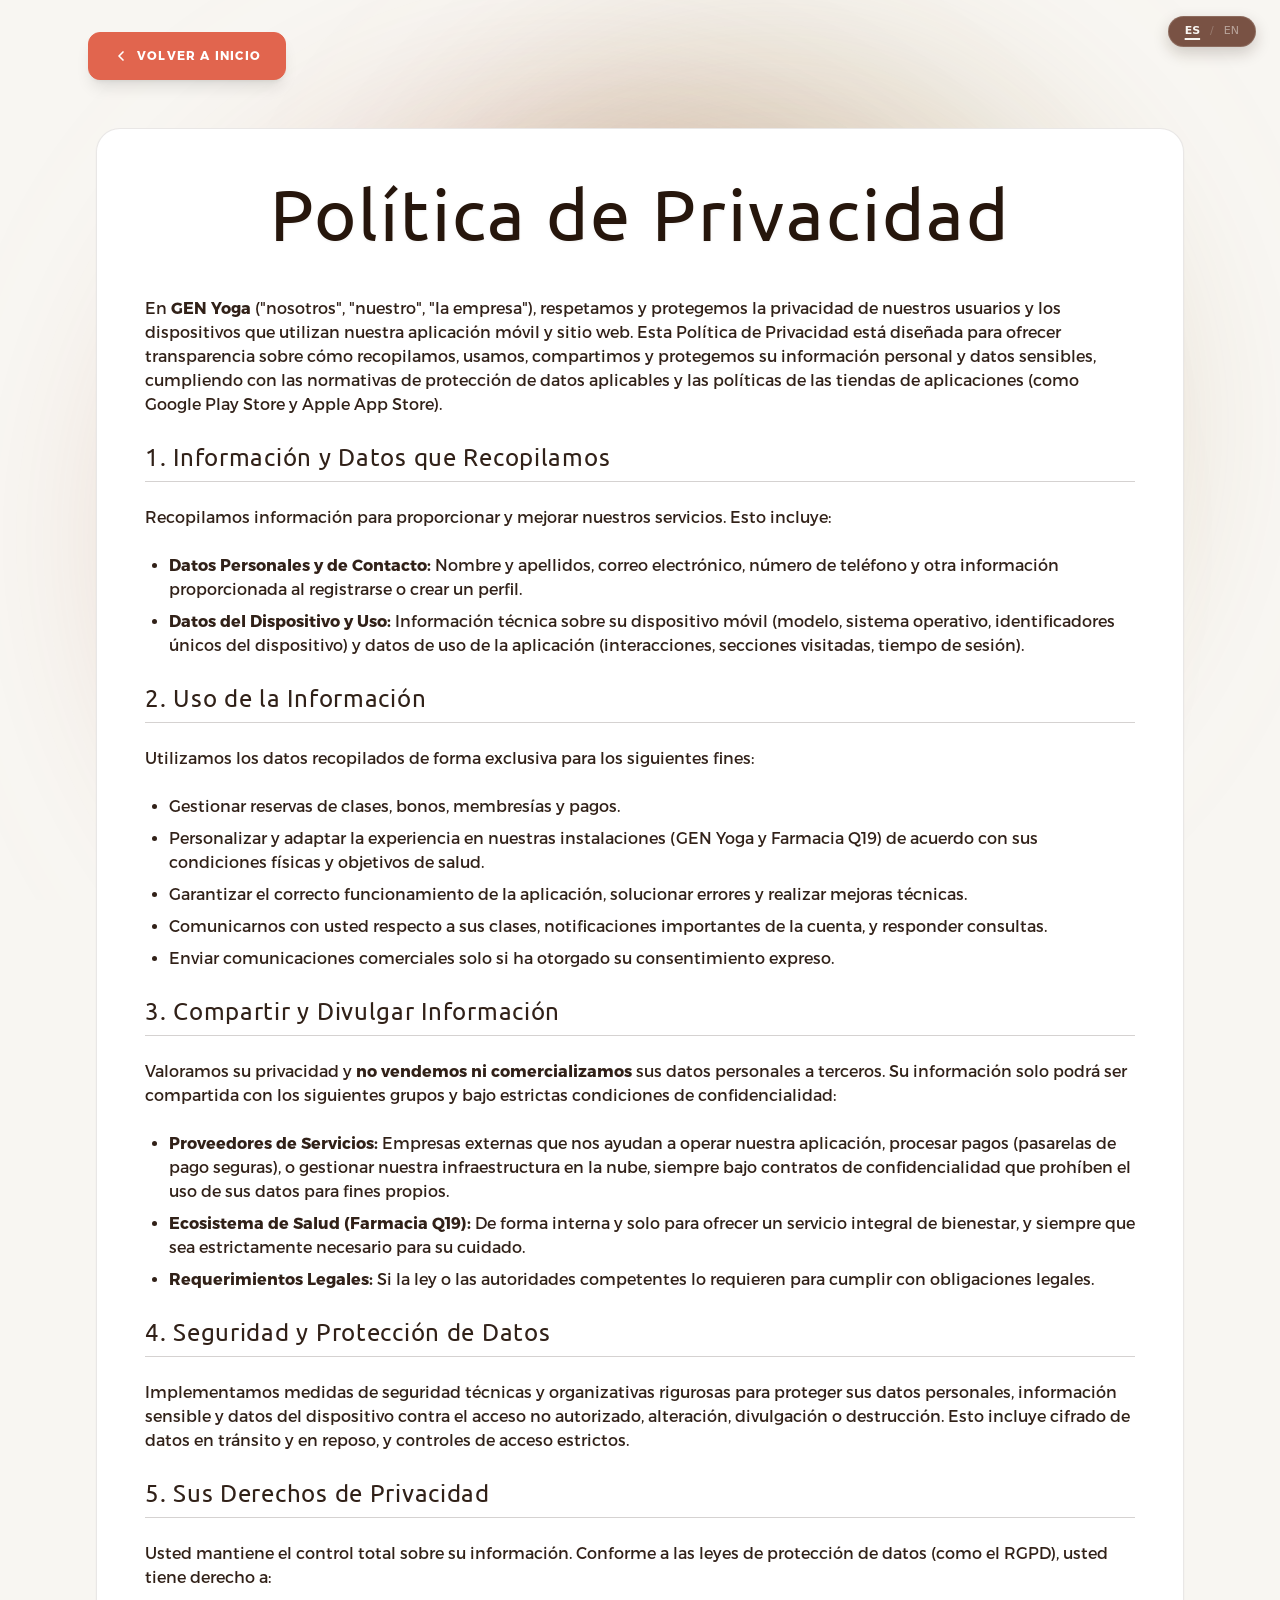
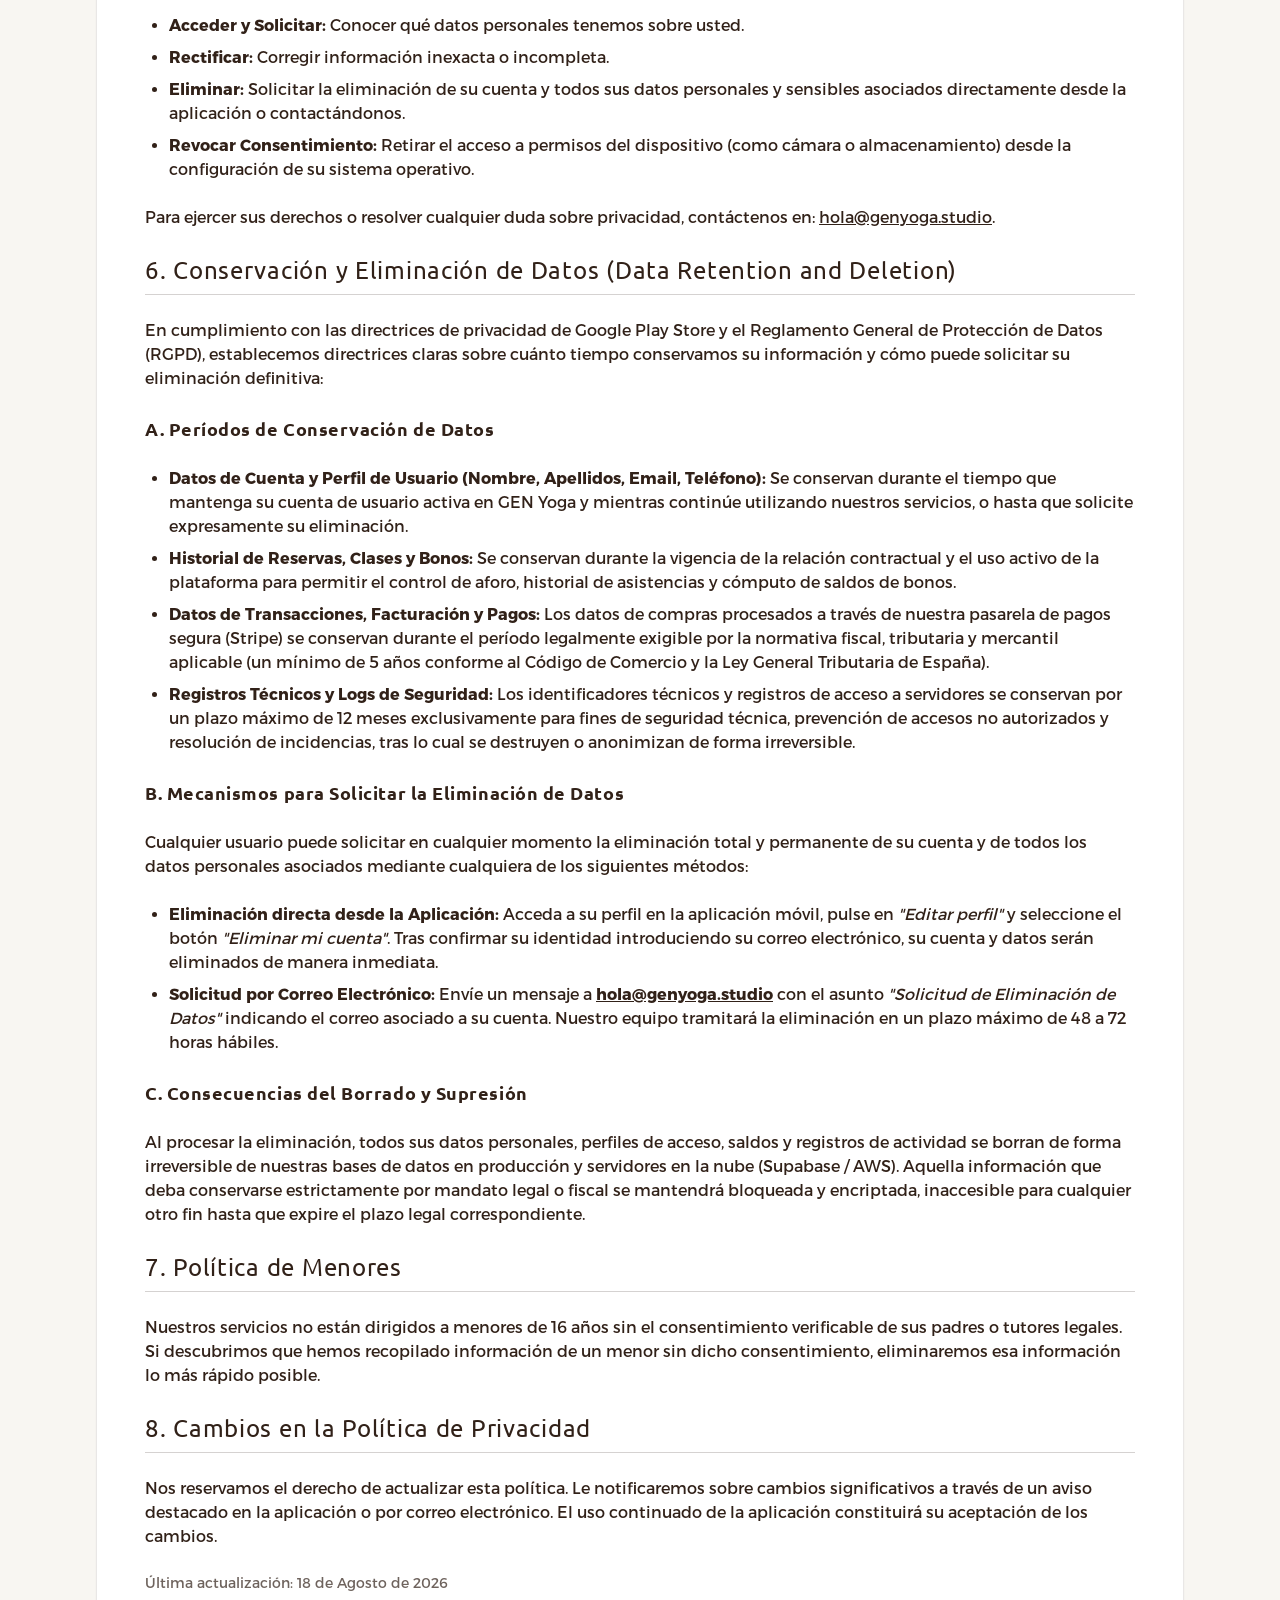
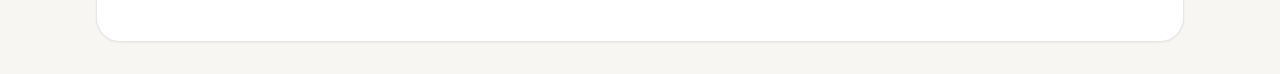
<file: politica-privacidad.html>
<!DOCTYPE html>
<html lang="es">

<head>
    <meta charset="UTF-8">
    <meta name="viewport" content="width=device-width, initial-scale=1.0, viewport-fit=cover">
    <meta name="application-version" content="15.1">
    <meta name="description" content="Política de privacidad y protección de datos de GEN Yoga.">
    <link rel="icon" type="image/png" sizes="64x64" href="img/favicon-64.png?v=15.1">
    <link rel="apple-touch-icon" sizes="180x180" href="img/apple-touch-icon.png?v=15.1">
    <title>Política de Privacidad | GEN Yoga</title>
    <link rel="canonical" href="https://genyoga.studio/politica-privacidad.html" />
    <meta name="theme-color" content="#f8f6f2" />
    <meta name="referrer" content="strict-origin-when-cross-origin" />
    <meta property="og:type" content="website" />
    <meta property="og:site_name" content="GEN Yoga" />
    <meta property="og:locale" content="es_ES" />
    <meta property="og:url" content="https://genyoga.studio/politica-privacidad.html" />
    <meta property="og:title" content="Política de Privacidad | GEN Yoga" />
    <meta property="og:description" content="Política de privacidad y protección de datos de GEN Yoga." />
    <link rel="stylesheet" href="tailwind-compiled.css?v=15.1">
    <script src="i18n.js?v=15.1"></script>
    <script src="capacitor-bridge.js?v=15.1" defer></script>

    <style>
        /* Force Solid plain background (removes the shared dot pattern) */
        html, body {
            background-color: #f8f6f2 !important;
            background-image: none !important;
        }
    </style>
</head>

<body
    class="subpixel-antialiased min-h-screen w-full overflow-x-hidden relative selection:bg-mutedgold selection:text-cocoa font-sans bg-[#f8f6f2]">
    <!-- Ambient Background Shapes -->
    <div id="parallax-bg"
        class="fixed inset-0 z-0 overflow-hidden pointer-events-none transition-transform duration-1000 ease-out">
        <div
            class="absolute top-[10%] left-[10%] w-[70vw] h-[70vw] bg-[#AB593D] rounded-full blur-[80px] opacity-20 animate-pulse mix-blend-multiply">
        </div>
        <div class="absolute bottom-[10%] right-[10%] w-[60vw] h-[60vw] bg-[#8F6B2D] rounded-full blur-[80px] opacity-20 animate-pulse mix-blend-multiply"
            style="animation-delay: 2s;"></div>
    </div>

    <div
        class="min-h-screen flex flex-col items-center p-4 md:p-8 pt-32 md:pt-24 relative z-10 w-full max-w-6xl mx-auto">
        <a href="index.html"
            style="top: max(calc(var(--gy-notch-shield-height, 0px) + 14px), 32px);"
            class="absolute left-6 z-20 bg-terracotta backdrop-blur-md border border-terracotta text-white px-6 py-3 rounded-xl font-bold text-xs uppercase tracking-widest hover:bg-cocoa transition shadow-lg hover:scale-105 active:scale-95 flex items-center gap-2 group min-h-[48px]">
            <svg class="w-4 h-4 group-hover:-translate-x-1 transition" viewBox="0 0 24 24" fill="none" stroke="currentColor" stroke-width="2.5" stroke-linecap="round" stroke-linejoin="round" aria-hidden="true">
                <path d="m15 18-6-6 6-6"></path>
            </svg>
            <span id="back-to-home-text">Volver a inicio</span>
        </a>

        <!-- Contenedor claro sólido -->
        <div
            class="w-full bg-white border border-cocoa/10 rounded-3xl p-6 md:p-12 shadow-sm mt-12 md:mt-8 text-cocoa">
            <h2 id="privacy-main-title" class="brand-font text-3xl md:text-5xl lg:text-7xl text-center text-cocoa mb-8 md:mb-12 drop-shadow-sm">
                Política de Privacidad
            </h2>

            <div class="prose prose-lg max-w-none text-cocoa opacity-95 space-y-6">
                <!-- SPANISH CONTENT -->
                <div id="privacy-content-es" class="space-y-6">
                    <p>En <strong>GEN Yoga</strong> ("nosotros", "nuestro", "la empresa"), respetamos y protegemos la
                        privacidad de nuestros usuarios y los dispositivos que utilizan nuestra aplicación móvil y sitio
                        web. Esta Política de Privacidad está diseñada para ofrecer transparencia sobre cómo recopilamos,
                        usamos, compartimos y protegemos su información personal y datos sensibles, cumpliendo con las
                        normativas de protección de datos aplicables y las políticas de las tiendas de aplicaciones (como
                        Google Play Store y Apple App Store).</p>

                    <h3 class="text-2xl font-serif mt-8 mb-4 border-b border-cocoa/20 pb-2 text-cocoa">1. Información y Datos que Recopilamos</h3>
                    <p>Recopilamos información para proporcionar y mejorar nuestros servicios. Esto incluye:</p>
                    <ul class="list-disc pl-6 space-y-2">
                        <li><strong>Datos Personales y de Contacto:</strong> Nombre y apellidos, correo electrónico, número
                            de teléfono y otra información proporcionada al registrarse o crear un perfil.</li>
                        <li><strong>Datos del Dispositivo y Uso:</strong> Información técnica sobre su dispositivo móvil
                            (modelo, sistema operativo, identificadores únicos del dispositivo) y datos de uso de la
                            aplicación (interacciones, secciones visitadas, tiempo de sesión).</li>
                    </ul>

                    <h3 class="text-2xl font-serif mt-8 mb-4 border-b border-cocoa/20 pb-2 text-cocoa">2. Uso de la Información</h3>
                    <p>Utilizamos los datos recopilados de forma exclusiva para los siguientes fines:</p>
                    <ul class="list-disc pl-6 space-y-2">
                        <li>Gestionar reservas de clases, bonos, membresías y pagos.</li>
                        <li>Personalizar y adaptar la experiencia en nuestras instalaciones (GEN Yoga y Farmacia Q19) de
                            acuerdo con sus condiciones físicas y objetivos de salud.</li>
                        <li>Garantizar el correcto funcionamiento de la aplicación, solucionar errores y realizar mejoras
                            técnicas.</li>
                        <li>Comunicarnos con usted respecto a sus clases, notificaciones importantes de la cuenta, y
                            responder consultas.</li>
                        <li>Enviar comunicaciones comerciales solo si ha otorgado su consentimiento expreso.</li>
                    </ul>

                    <h3 class="text-2xl font-serif mt-8 mb-4 border-b border-cocoa/20 pb-2 text-cocoa">3. Compartir y Divulgar Información</h3>
                    <p>Valoramos su privacidad y <strong>no vendemos ni comercializamos</strong> sus datos personales a
                        terceros. Su información solo podrá ser compartida con los siguientes grupos y bajo estrictas
                        condiciones de confidencialidad:</p>
                    <ul class="list-disc pl-6 space-y-2">
                        <li><strong>Proveedores de Servicios:</strong> Empresas externas que nos ayudan a operar nuestra
                            aplicación, procesar pagos (pasarelas de pago seguras), o gestionar nuestra infraestructura en
                            la nube, siempre bajo contratos de confidencialidad que prohíben el uso de sus datos para fines
                            propios.</li>
                        <li><strong>Ecosistema de Salud (Farmacia Q19):</strong> De forma interna y solo para ofrecer un
                            servicio integral de bienestar, y siempre que sea estrictamente necesario para su cuidado.</li>
                        <li><strong>Requerimientos Legales:</strong> Si la ley o las autoridades competentes lo requieren
                            para cumplir con obligaciones legales.</li>
                    </ul>

                    <h3 class="text-2xl font-serif mt-8 mb-4 border-b border-cocoa/20 pb-2 text-cocoa">4. Seguridad y Protección de Datos</h3>
                    <p>Implementamos medidas de seguridad técnicas y organizativas rigurosas para proteger sus datos
                        personales, información sensible y datos del dispositivo contra el acceso no autorizado, alteración,
                        divulgación o destrucción. Esto incluye cifrado de datos en tránsito y en reposo, y controles de
                        acceso estrictos.</p>

                    <h3 class="text-2xl font-serif mt-8 mb-4 border-b border-cocoa/20 pb-2 text-cocoa">5. Sus Derechos de Privacidad</h3>
                    <p>Usted mantiene el control total sobre su información. Conforme a las leyes de protección de datos
                        (como el RGPD), usted tiene derecho a:</p>
                    <ul class="list-disc pl-6 space-y-2">
                        <li><strong>Acceder y Solicitar:</strong> Conocer qué datos personales tenemos sobre usted.</li>
                        <li><strong>Rectificar:</strong> Corregir información inexacta o incompleta.</li>
                        <li><strong>Eliminar:</strong> Solicitar la eliminación de su cuenta y todos sus datos personales y
                            sensibles asociados directamente desde la aplicación o contactándonos.</li>
                        <li><strong>Revocar Consentimiento:</strong> Retirar el acceso a permisos del dispositivo (como
                            cámara o almacenamiento) desde la configuración de su sistema operativo.</li>
                    </ul>
                    <p>Para ejercer sus derechos o resolver cualquier duda sobre privacidad, contáctenos en: <a
                            href="mailto:hola@genyoga.studio"
                            class="underline hover:text-cocoa transition-colors">hola@genyoga.studio</a>.</p>

                    <h3 class="text-2xl font-serif mt-8 mb-4 border-b border-cocoa/20 pb-2 text-cocoa">6. Conservación y Eliminación de Datos (Data Retention and Deletion)</h3>
                    <p>En cumplimiento con las directrices de privacidad de Google Play Store y el Reglamento General de Protección de Datos (RGPD), establecemos directrices claras sobre cuánto tiempo conservamos su información y cómo puede solicitar su eliminación definitiva:</p>

                    <h4 class="text-lg font-bold text-cocoa mt-4 mb-2">A. Períodos de Conservación de Datos</h4>
                    <ul class="list-disc pl-6 space-y-2">
                        <li><strong>Datos de Cuenta y Perfil de Usuario (Nombre, Apellidos, Email, Teléfono):</strong> Se conservan durante el tiempo que mantenga su cuenta de usuario activa en GEN Yoga y mientras continúe utilizando nuestros servicios, o hasta que solicite expresamente su eliminación.</li>
                        <li><strong>Historial de Reservas, Clases y Bonos:</strong> Se conservan durante la vigencia de la relación contractual y el uso activo de la plataforma para permitir el control de aforo, historial de asistencias y cómputo de saldos de bonos.</li>
                        <li><strong>Datos de Transacciones, Facturación y Pagos:</strong> Los datos de compras procesados a través de nuestra pasarela de pagos segura (Stripe) se conservan durante el período legalmente exigible por la normativa fiscal, tributaria y mercantil aplicable (un mínimo de 5 años conforme al Código de Comercio y la Ley General Tributaria de España).</li>
                        <li><strong>Registros Técnicos y Logs de Seguridad:</strong> Los identificadores técnicos y registros de acceso a servidores se conservan por un plazo máximo de 12 meses exclusivamente para fines de seguridad técnica, prevención de accesos no autorizados y resolución de incidencias, tras lo cual se destruyen o anonimizan de forma irreversible.</li>
                    </ul>

                    <h4 class="text-lg font-bold text-cocoa mt-4 mb-2">B. Mecanismos para Solicitar la Eliminación de Datos</h4>
                    <p>Cualquier usuario puede solicitar en cualquier momento la eliminación total y permanente de su cuenta y de todos los datos personales asociados mediante cualquiera de los siguientes métodos:</p>
                    <ul class="list-disc pl-6 space-y-2">
                        <li><strong>Eliminación directa desde la Aplicación:</strong> Acceda a su perfil en la aplicación móvil, pulse en <em>"Editar perfil"</em> y seleccione el botón <em>"Eliminar mi cuenta"</em>. Tras confirmar su identidad introduciendo su correo electrónico, su cuenta y datos serán eliminados de manera inmediata.</li>
                        <li><strong>Solicitud por Correo Electrónico:</strong> Envíe un mensaje a <a href="mailto:hola@genyoga.studio" class="underline font-bold hover:text-cocoa">hola@genyoga.studio</a> con el asunto <em>"Solicitud de Eliminación de Datos"</em> indicando el correo asociado a su cuenta. Nuestro equipo tramitará la eliminación en un plazo máximo de 48 a 72 horas hábiles.</li>
                    </ul>

                    <h4 class="text-lg font-bold text-cocoa mt-4 mb-2">C. Consecuencias del Borrado y Supresión</h4>
                    <p>Al procesar la eliminación, todos sus datos personales, perfiles de acceso, saldos y registros de actividad se borran de forma irreversible de nuestras bases de datos en producción y servidores en la nube (Supabase / AWS). Aquella información que deba conservarse estrictamente por mandato legal o fiscal se mantendrá bloqueada y encriptada, inaccesible para cualquier otro fin hasta que expire el plazo legal correspondiente.</p>

                    <h3 class="text-2xl font-serif mt-8 mb-4 border-b border-cocoa/20 pb-2 text-cocoa">7. Política de Menores</h3>
                    <p>Nuestros servicios no están dirigidos a menores de 16 años sin el consentimiento verificable de sus
                        padres o tutores legales. Si descubrimos que hemos recopilado información de un menor sin dicho
                        consentimiento, eliminaremos esa información lo más rápido posible.</p>

                    <h3 class="text-2xl font-serif mt-8 mb-4 border-b border-cocoa/20 pb-2 text-cocoa">8. Cambios en la Política de Privacidad</h3>
                    <p>Nos reservamos el derecho de actualizar esta política. Le notificaremos sobre cambios significativos
                        a través de un aviso destacado en la aplicación o por correo electrónico. El uso continuado de la
                        aplicación constituirá su aceptación de los cambios.</p>

                    <p class="mt-8 text-sm opacity-70">Última actualización: 18 de Agosto de 2026</p>
                </div>

                <!-- ENGLISH CONTENT -->
                <div id="privacy-content-en" class="space-y-6" style="display: none;">
                    <p>At <strong>GEN Yoga</strong> ("we", "our", "the company"), we respect and protect the
                        privacy of our users and the devices they use to interact with our mobile application and website.
                        This Privacy Policy is designed to offer transparency about how we collect, use, share, and protect your
                        personal information and sensitive data, complying with applicable data protection regulations and app
                        store policies (such as Google Play Store and Apple App Store).</p>

                    <h3 class="text-2xl font-serif mt-8 mb-4 border-b border-cocoa/20 pb-2 text-cocoa">1. Information and Data We Collect</h3>
                    <p>We collect information to provide and improve our services. This includes:</p>
                    <ul class="list-disc pl-6 space-y-2">
                        <li><strong>Personal and Contact Data:</strong> Name and surname, email address, phone number,
                            and other information provided when registering or creating a profile.</li>
                        <li><strong>Device and Usage Data:</strong> Technical information about your mobile device
                            (model, operating system, unique device identifiers) and application usage data
                            (interactions, sections visited, session time).</li>
                    </ul>

                    <h3 class="text-2xl font-serif mt-8 mb-4 border-b border-cocoa/20 pb-2 text-cocoa">2. Use of Information</h3>
                    <p>We use the collected data exclusively for the following purposes:</p>
                    <ul class="list-disc pl-6 space-y-2">
                        <li>Manage class bookings, passes, memberships, and payments.</li>
                        <li>Personalize and adapt the experience at our facilities (GEN Yoga and Farmacia Q19) according to
                            your physical conditions and health goals.</li>
                        <li>Ensure the correct functioning of the application, troubleshoot errors, and perform technical
                            improvements.</li>
                        <li>Communicate with you regarding your classes, important account notifications, and respond to
                            inquiries.</li>
                        <li>Send commercial communications only if you have granted express consent.</li>
                    </ul>

                    <h3 class="text-2xl font-serif mt-8 mb-4 border-b border-cocoa/20 pb-2 text-cocoa">3. Sharing and Disclosure of Information</h3>
                    <p>We value your privacy and <strong>do not sell or market</strong> your personal data to
                        third parties. Your information will only be shared with the following groups and under strict
                        confidentiality conditions:</p>
                    <ul class="list-disc pl-6 space-y-2">
                        <li><strong>Service Providers:</strong> External companies that help us operate our application,
                            process payments (secure payment gateways), or manage our cloud infrastructure, always under
                            confidentiality contracts that prohibit the use of your data for their own purposes.</li>
                        <li><strong>Health Ecosystem (Farmacia Q19):</strong> Internally and only to offer an integrated
                            wellness service, and always where strictly necessary for your care.</li>
                        <li><strong>Legal Requirements:</strong> If required by law or competent authorities to comply
                            with legal obligations.</li>
                    </ul>

                    <h3 class="text-2xl font-serif mt-8 mb-4 border-b border-cocoa/20 pb-2 text-cocoa">4. Security and Data Protection</h3>
                    <p>We implement rigorous technical and organizational security measures to protect your personal data,
                        sensitive information, and device data against unauthorized access, alteration, disclosure, or
                        destruction. This includes data encryption in transit and at rest, and strict access controls.</p>

                    <h3 class="text-2xl font-serif mt-8 mb-4 border-b border-cocoa/20 pb-2 text-cocoa">5. Your Privacy Rights</h3>
                    <p>You maintain full control over your information. Under data protection laws (such as GDPR), you
                        have the right to:</p>
                    <ul class="list-disc pl-6 space-y-2">
                        <li><strong>Access and Request:</strong> Know what personal data we hold about you.</li>
                        <li><strong>Rectify:</strong> Correct inaccurate or incomplete information.</li>
                        <li><strong>Delete:</strong> Request the deletion of your account and all associated personal and
                            sensitive data directly from the application or by contacting us.</li>
                        <li><strong>Revoke Consent:</strong> Withdraw access to device permissions (like camera or
                            storage) from your operating system settings.</li>
                    </ul>
                    <p>To exercise your rights or resolve any privacy questions, contact us at: <a
                            href="mailto:hola@genyoga.studio"
                            class="underline hover:text-cocoa transition-colors">hola@genyoga.studio</a>.</p>

                    <h3 class="text-2xl font-serif mt-8 mb-4 border-b border-cocoa/20 pb-2 text-cocoa">6. Data Retention and Deletion Policy</h3>
                    <p>In accordance with Google Play Store User Data policies and the General Data Protection Regulation (GDPR), we disclose clear practices regarding how long we retain your information and how you can request its complete deletion:</p>

                    <h4 class="text-lg font-bold text-cocoa mt-4 mb-2">A. Data Retention Periods</h4>
                    <ul class="list-disc pl-6 space-y-2">
                        <li><strong>Account & Profile Data (Name, Email, Phone):</strong> Retained for as long as your user account remains active in GEN Yoga and you continue using our services, or until you request account deletion.</li>
                        <li><strong>Booking History, Attendance & Class Packs:</strong> Retained during the active contractual relationship to facilitate class capacity tracking, attendance records, and credit balance management.</li>
                        <li><strong>Transaction, Billing & Payment Records:</strong> Payment data processed through our secure payment gateway (Stripe) is retained for the mandatory legal period required by applicable tax, accounting, and commercial regulations (minimum of 5 years under Spanish and European fiscal laws).</li>
                        <li><strong>Technical Logs & Security Data:</strong> Server access logs and technical identifiers are retained for a maximum of 12 months strictly for technical security, fraud prevention, and diagnostics, after which they are permanently deleted or anonymized.</li>
                    </ul>

                    <h4 class="text-lg font-bold text-cocoa mt-4 mb-2">B. Mechanisms to Request Data Deletion</h4>
                    <p>Any user can request the permanent deletion of their account and all associated personal data at any time through either of the following mechanisms:</p>
                    <ul class="list-disc pl-6 space-y-2">
                        <li><strong>Direct In-App Account Deletion:</strong> Navigate to your profile in the mobile app, tap <em>"Edit Profile"</em>, and select <em>"Delete My Account"</em>. After confirming your identity with your email address, your account and personal data will be purged immediately.</li>
                        <li><strong>Email Deletion Request:</strong> Send an email to <a href="mailto:hola@genyoga.studio" class="underline font-bold hover:text-cocoa">hola@genyoga.studio</a> with the subject line <em>"Data Deletion Request"</em> from your registered email address. Your request will be fulfilled within 48 to 72 business hours.</li>
                    </ul>

                    <h4 class="text-lg font-bold text-cocoa mt-4 mb-2">C. Effects of Deletion</h4>
                    <p>Upon deletion, all your personal data, user profile, credits, and active records will be permanently and irreversibly purged from our active production databases and cloud servers (Supabase / AWS). Any financial or transactional records that must be retained by law will remain encrypted and blocked from active access until the expiration of the statutory limitation period.</p>

                    <h3 class="text-2xl font-serif mt-8 mb-4 border-b border-cocoa/20 pb-2 text-cocoa">7. Underage Policy</h3>
                    <p>Our services are not directed to minors under 16 years of age without verifiable consent from their
                        parents or legal guardians. If we discover that we have collected information from a minor without such
                        consent, we will delete that information as quickly as possible.</p>

                    <h3 class="text-2xl font-serif mt-8 mb-4 border-b border-cocoa/20 pb-2 text-cocoa">8. Changes to the Privacy Policy</h3>
                    <p>We reserve the right to update this policy. We will notify you of significant changes through a
                        prominent notice in the application or by email. Continued use of the application will constitute your
                        acceptance of the changes.</p>

                    <p class="mt-8 text-sm opacity-70">Last updated: August 18, 2026</p>
                </div>
            </div>
        </div>
    </div>

    <!-- Script to dynamically sync privacy policy language -->
    <script>
        function updatePrivacyPage(lang) {
            const esContent = document.getElementById('privacy-content-es');
            const enContent = document.getElementById('privacy-content-en');
            const backBtn = document.getElementById('back-to-home-text');
            const titleEl = document.getElementById('privacy-main-title');
            
            if (lang === 'en') {
                if (esContent) esContent.style.display = 'none';
                if (enContent) enContent.style.display = 'block';
                if (backBtn) backBtn.textContent = 'Back to home';
                if (titleEl) titleEl.textContent = 'Privacy Policy';
                document.title = 'GEN Yoga | Privacy Policy';
            } else {
                if (esContent) esContent.style.display = 'block';
                if (enContent) enContent.style.display = 'none';
                if (backBtn) backBtn.textContent = 'Volver a inicio';
                if (titleEl) titleEl.textContent = 'Política de Privacidad';
                document.title = 'GEN Yoga | Política de Privacidad';
            }
        }

        // Listen to global language changed event
        window.addEventListener('languageChanged', (e) => {
            updatePrivacyPage(e.detail.lang);
        });

        // Set initial state based on active language
        document.addEventListener('DOMContentLoaded', () => {
            const activeLang = window.currentLang || (typeof safeGetItem === 'function' ? safeGetItem('yoga-lang', 'es') : (localStorage.getItem('yoga-lang') || 'es'));
            updatePrivacyPage(activeLang);
        });
    </script>
</body>

</html>
</file>
